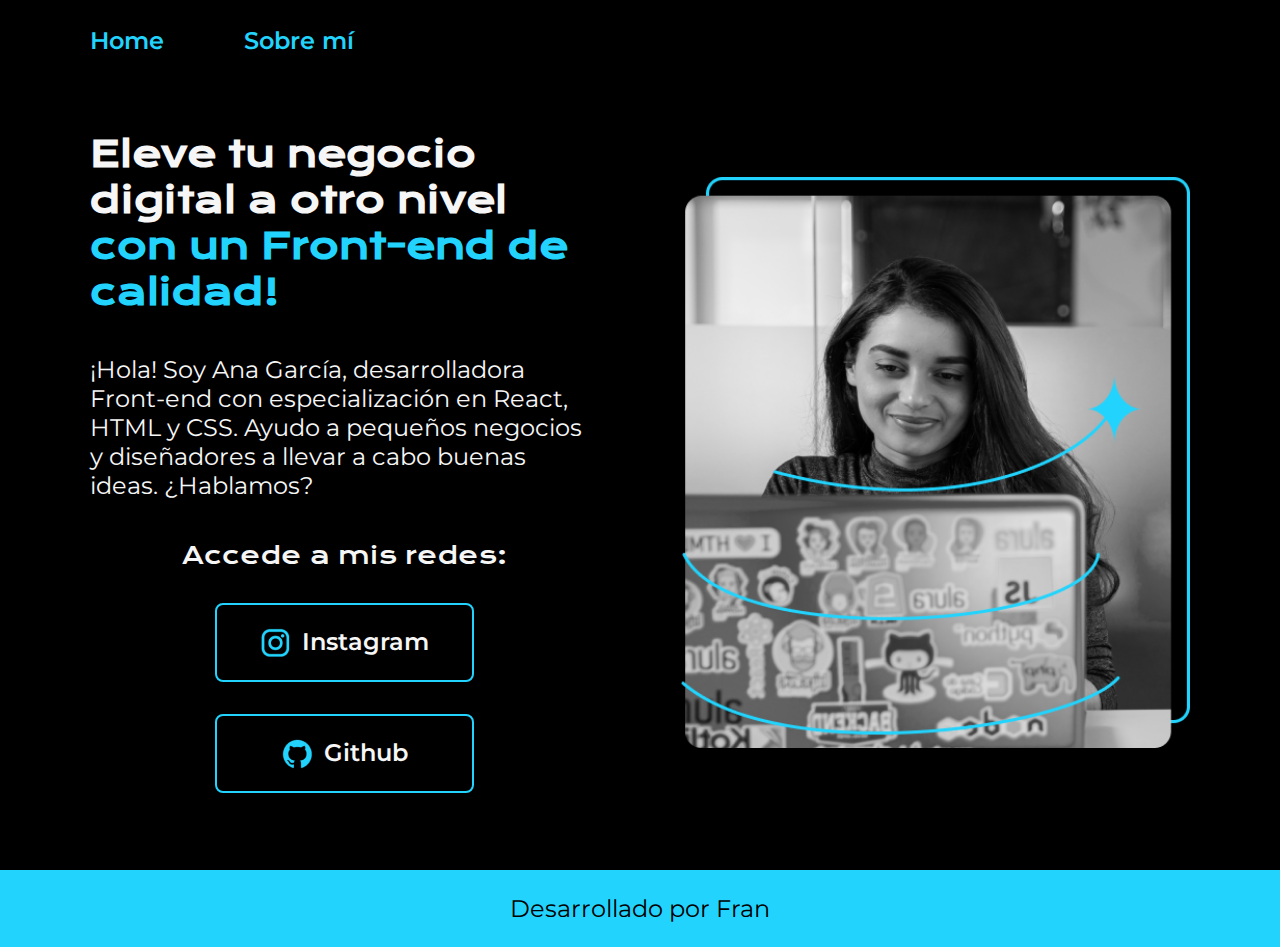
<file: index.html>
<!DOCTYPE html>
<html lang="es">
<head>
    <meta charset="UTF-8">
    <meta name="viewport" content="width=device-width, initial-scale=1.0"><!--viewport es que se verá en la pantalla. width-device-width es para que se adapte al dispositivo donde estamos viendo la pagina. initial-scale=1.0 es que iniciamos sin ningun zoom -->
    <title>Portafolio</title>
    <link rel="stylesheet" href="./styles/style.css"><!--Estamos conectando index.html con style.css. rel es para decir el tipo de archivo-->
</head>
<body>
    <header class="header">
        <nav class="header__menu">
            <a class="header__menu__link" href="index.html">Home</a>
            <a class="header__menu__link" href="about.html">Sobre mí</a>
        </nav>
    </header>
    <!--para el título principal, y la etiqueta para resaltar una parte del título. Agregamos un párrafo 
        de texto con la etiqueta. En lugar de usar botones, usamos enlaces con la etiqueta y la propiedad 
        href para redirigir a Instagram y GitHub. Importamos la imagen de Ana García usando la etiqueta y 
        la propiedad src para indicar la ruta de la imagen. Agregamos el atributo alt a la imagen para mejorar 
        la accesibilidad.--->
    <main class="presentacion">
        <section class="presentacion__contenido">
            <h1 class="presentacion__contenido__titulo">
                Eleve tu negocio digital a otro nivel <strong class="titulo-destaque">con un Front-end de calidad!</strong>
            </h1> 

            <p class="presentacion__contenido__texto">¡Hola! Soy Ana García, desarrolladora Front-end con especialización 
                en React, HTML y CSS. Ayudo a pequeños negocios y diseñadores a llevar 
                a cabo buenas ideas. ¿Hablamos?
            </p> 
            <div class="presentacion__enlaces"><!--para agrupar varios elementos-->
                <h2 class="presentacion__enlaces__subtitulo">Accede a mis redes:</h2>
                <!--La etiqueta <a> permite crear un enlace a otras páginas de internet, pero sin guardar ningun 
                    dato. No es un botón-->
                <a class="presentacion__enlaces__link" href="https://www.instagram.com/">
                    <img src="./assets/instagram.png">Instagram</a>
                <a class="presentacion__enlaces__link" href="https://github.com/">
                    <img src="./assets/github.png">Github</a>
            </div>
        </section>    
            <img class="presentacion__imagen" src="./assets/Imagem.png" alt="Imagen de Ana Garcia trabajando">
        
    </main>
    <footer class="footer">
        <p>Desarrollado por Fran</p>
    </footer>
    
    
</body>
</html>
</file>
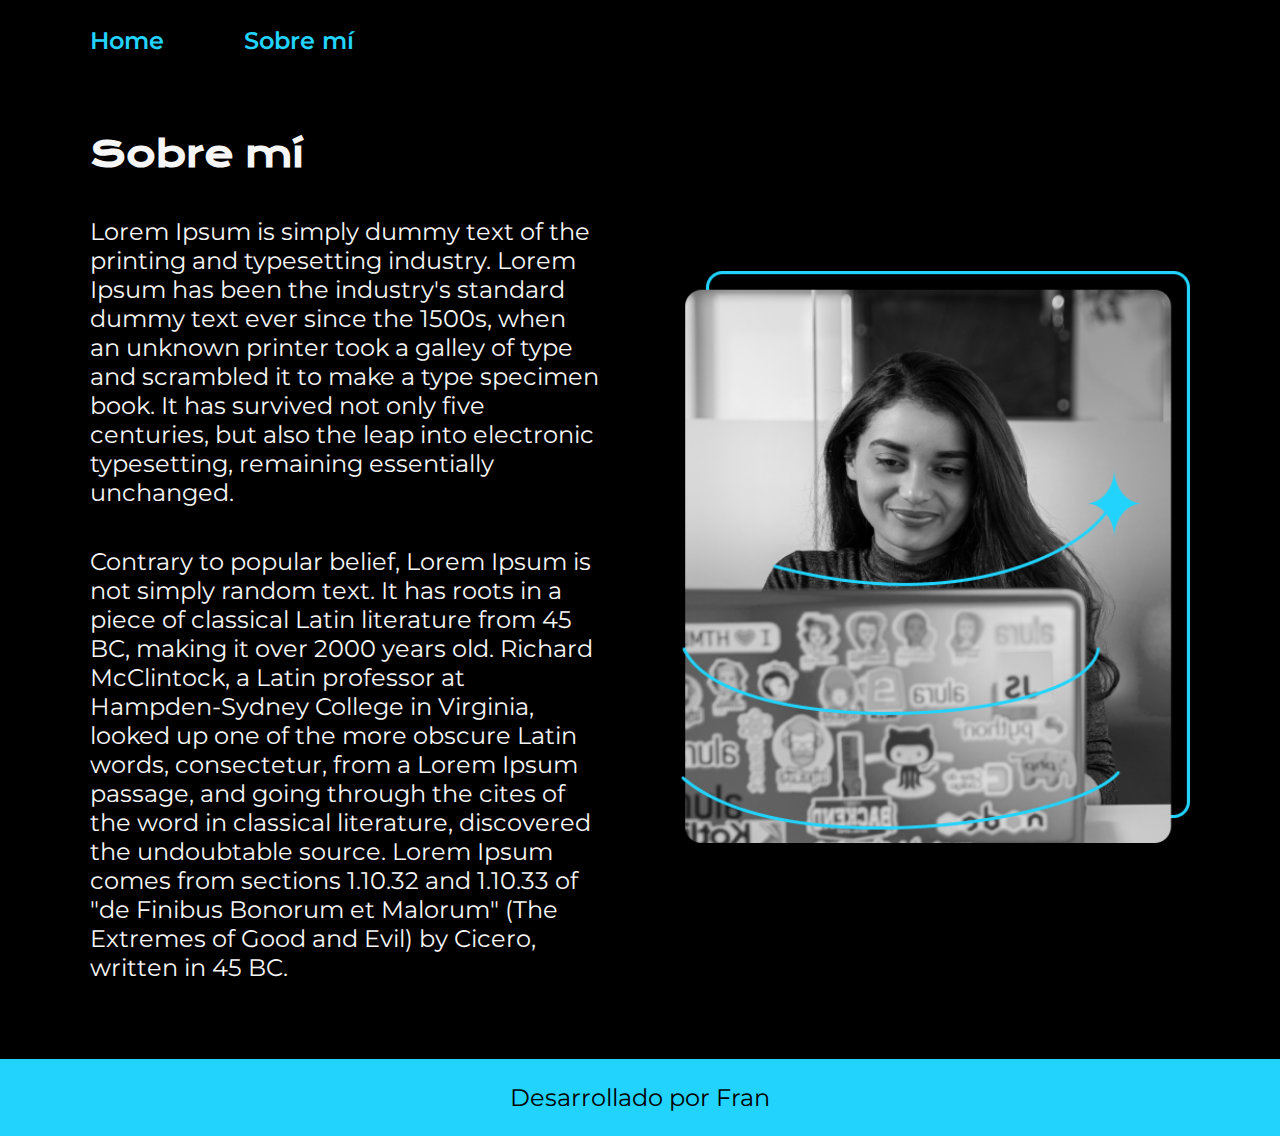
<file: about.html>
<!DOCTYPE html>
<html lang="es">
<head>
    <meta charset="UTF-8">
    <meta name="viewport" content="width=device-width, initial-scale=1.0">
    <title>Sobre mít</title>
    <link rel="stylesheet" href="./styles/style.css">
</head>
<body>
    <header class="header">
        <nav class="header__menu">
            <a class="header__menu__link" href="index.html">Home</a>
            <a class="header__menu__link" href="about.html">Sobre mí</a>
        </nav>
    </header>
    <main class="presentacion">
        <section class="presentacion__contenido">
            <h1 class="presentacion__contenido__titulo">Sobre mí</h1>
            <p class="presentacion__contenido__texto">Lorem Ipsum is simply dummy text of the printing and typesetting industry. 
                Lorem Ipsum has been the industry's standard dummy text ever since the 1500s, 
                when an unknown printer took a galley of type and scrambled it to make a type specimen book.
                It has survived not only five centuries, but also the leap into electronic typesetting, 
                remaining essentially unchanged. </p>
            <p class="presentacion__contenido__texto">Contrary to popular belief, Lorem Ipsum is not simply random text. It has roots 
                in a piece of classical Latin literature from 45 BC, making it over 2000 years old.
                 Richard McClintock, a Latin professor at Hampden-Sydney College in Virginia, 
                 looked up one of the more obscure Latin words, consectetur, from a Lorem Ipsum passage, 
                 and going through the cites of the word in classical literature, discovered the undoubtable 
                 source. Lorem Ipsum comes from sections 1.10.32 and 1.10.33 of "de Finibus Bonorum et 
                 Malorum" (The Extremes of Good and Evil) by Cicero, written in 45 BC. </p>
        </section>
        <img class="presentacion__imagen" src="./assets/Imagem.png" alt="Imagen de Ana Garcia trabajando">
    </main>
    <footer class="footer">
        <p>Desarrollado por Fran</p>
    </footer>
</body>
</html>
</file>
<file: styles/style.css>
/* W3SCHOOLS.COM AQUÍ TE EXPLICA TODO EL CSS COMO FUNCIONA*/
/* COLORHUNT.CO AQUI HAY COMBINACION DE PALETAS DE COLORES*/

/*para importar la fuente que utilizados en el título que es la krona one y la que uilizamos en el parrafo texto que es montserrat*/
@import url('https://fonts.googleapis.com/css2?family=Krona+One&family=Montserrat:ital,wght@0,100..900;1,100..900&display=swap');

:root { /*aqui lo que haremos es crear unas variables más usadas para poder utilizarlas entodo el codigo del css*/
    --color-primario: #000;
    --color-secuendario: #f6f6f6;
    --color-terciario: #22d4fd;
    --color-hover: #272727;

    --fuente-montserrat: 'Montserrat', sans-serif;
    --fuente-krona: 'Krona One', sans-serif;

}
* { /*Cuando ponemos un asterisco es que vamos a hacer un cambio universal*/
    /*Para resetear los estilos por defecto de los navegadores de forma efectiva, 
    utilizamos las propiedades margin, que define el margen en los cuatro lados del 
    elemento (arriba, derecha, abajo, izquierda), y padding, que define el relleno 
    interno en los mismos cuatro lados del elemento, ambas con un valor de 0.*/
    padding: 0;
    margin: 0;
}

body {
    background-color: var(--color-primario);
    color: var(--color-secuendario);    
    /*  Aprendiste en el vídeo anterior que la propiedad box-sizing es responsable de cómo se calculan el 
    ancho y el alto totales de un elemento. Ante esto, imagina que estás creando un proyecto y te encuentras 
    con un error: la imagen utilizada está superando el límite del elemento padre. En otras palabras, 
    deseas que la imagen, como elemento hijo, "se encoja" y se ajuste al contenido, como elemento padre*/              
    box-sizing: border-box;/*Lo que hace border-box es mantener las medidas puestas anteriormente,  
                    y lo hace de ésta forma: width - (padding-left + padding-right) - (border-right + border-left), y 
                    height - (padding-top + padding-bottom) - (border-top + border-bottom)*/
}

.header {
    padding: 2% 0% 0% 7%;
}

.header__menu {
    display: flex;/*alineados horizontalmente*/
    gap: 80px;

}

.header__menu__link {
    font-family: var(--fuente-montserrat);
    font-size: 1.5rem; /*son 24px*/
    font-weight: 600;
    color: var(--color-terciario);
    text-decoration: none;
}

/* Margin agrega un margen alrededor para centrar los cuadrados en la pantalla */
/*Siempre que quiera poner estilos a una clase, tengo que poner punto, seguido del nombre de la clase*/ 
.presentacion {
    display: flex;/*pone todos las cosas alineadas*/
    align-items: center;/*pone todas las cosas alineadas pero en el centro*/
    padding: 6% 7%; 
    justify-content: space-between;/*espacio entre elementos*/
    gap: 82px; /*para cuando se vea todo en otro dispositivo mantenga una distancia margen entre el contenido y la imagen*/
}

.presentacion__contenido {
    width: 50%; /*con ésto el contenido reducirá su tamaño cuando es dispositivo es un movil o un pc*/
    display: flex;
    flex-direction: column;
    gap: 40px;/*gap Esta propiedad especifica en CSS el tamaño de los espacios entre filas y columnas en diseños de cuadrícula, flex y de varias columnas*/
}

.presentacion__contenido__titulo {
    font-size: 2.25rem; /*36px*/
    font-family: 'Krona One', sans-serif;
}

.titulo-destaque {
    color: var(--color-terciario);
}  

.presentacion__contenido__texto {
    font-size: 1.5rem; /*24px*/
    font-family: var(--fuente-montserrat);
}

.presentacion__enlaces {
    display: flex; /* coloca los cuadrados uno al lado del otro */
    justify-content: space-between;
    flex-direction: column;/*para poner los elementos en columna, si pongo row los pone en fila*/
    align-items: center;/*para poner los elementos en el centro cuando utilizamos anteriormente flex-direction:column*/
    gap: 32px;/*espacio entre elementos*/
}

.presentacion__enlaces__subtitulo {
    font-family: 'Krona One', sans-serif;
    font-size: 1.5rem; /*24px*/
    font-weight: 400;
}

.presentacion__enlaces__link {
    width: 50%; /*con ésto los botones reducirán su tamaño cuando es dispositivo es un movil o un pc*/
    text-align: center;
    padding: 21.5px 0;/*primer valor horizontal y segundo valor vertical*/
    border-radius: 8px;
    font-family: var(--fuente-montserrat);
    font-size: 1.5rem; /*24px*/
    font-weight: 600;
    text-decoration: none;
    color: var(--color-secuendario);
    border: 2px solid var(--color-terciario);
    display: flex;
    justify-content: center;
    gap: 10px;
}

.presentacion__enlaces__link:hover { /*El hover se utiliza para seleccionar elementos cuando pasas el ratón sobre ellos.*/
    background-color: var(--color-hover);
}

.presentacion__imagen {
    width: 50%; /*con ésto la imagen reducirá su tamaño cuando es dispositivo es un movil o un pc*/
}

.footer  {
    background-color: var(--color-terciario) ;
    padding: 1.5rem; /*24 px*/
    color: var(--color-primario);
    text-align: center;
    font-family: var(--fuente-montserrat);
    font-size: 1.5rem;/*24px*/
    font-weight: 400;
}

/*media query es para que cuando la web se reduzca a menos de esa medida de px, tenga un cierto comportamiento*/
@media (max-width: 1200px) {
    .header{
        padding: 10%;
    }

    .header__menu{
        justify-content: center;
    }

    .presentacion{
        flex-direction: column-reverse;
        padding: 5%;
    }

    .presentacion__contenido{
        width: auto;
    }
}
</file>
